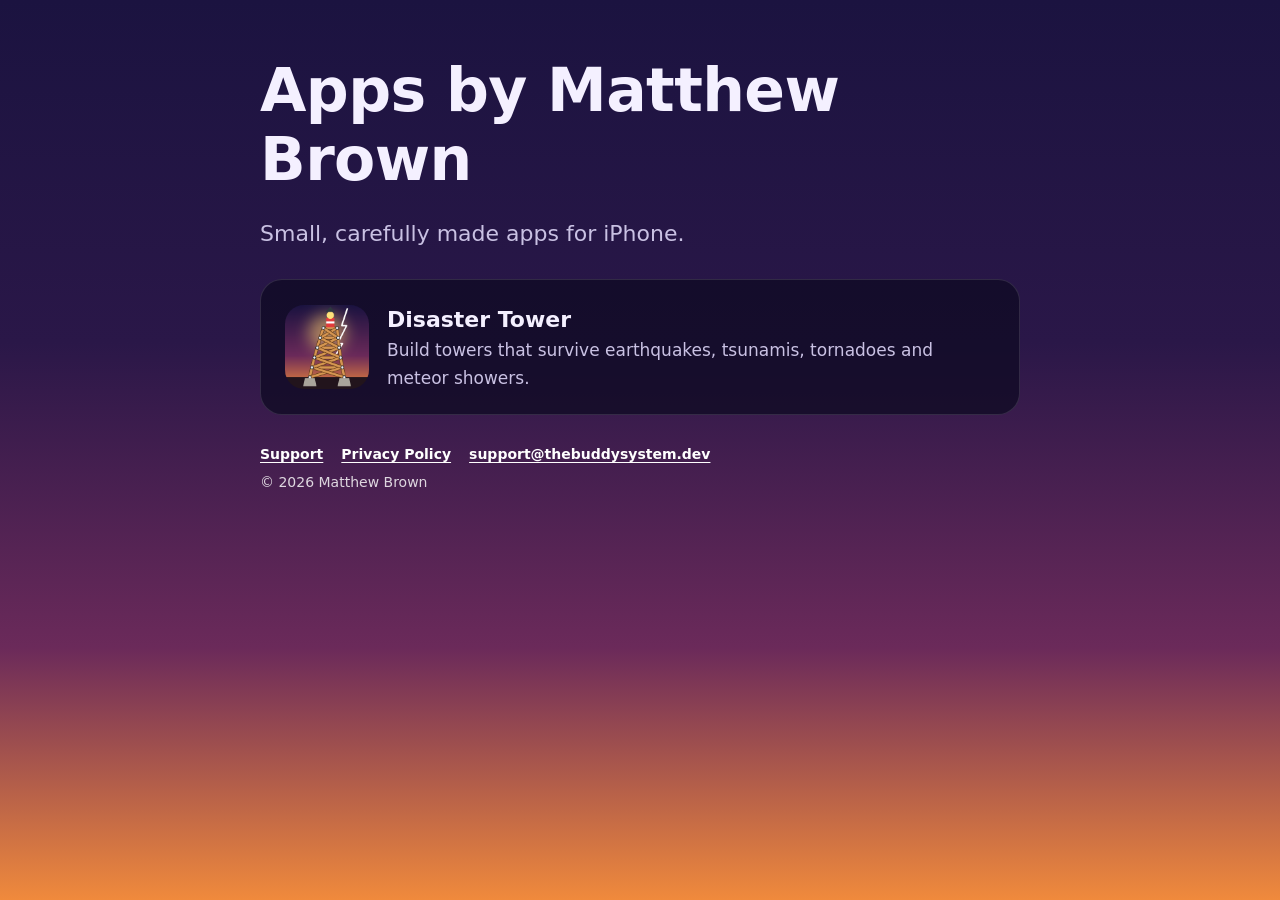
<file: index.html>
<!doctype html>
<html lang="en">
<head>
<meta charset="utf-8">
<meta name="viewport" content="width=device-width, initial-scale=1">
<title>Apps by Matthew Brown</title>
<meta name="description" content="Games and apps for iPhone by Matthew Brown.">
<link rel="icon" href="/assets/disaster-tower/favicon-64.png">
<link rel="stylesheet" href="/assets/site.css">
</head>
<body>
<main class="narrow" style="padding-top: 56px;">
  <h1>Apps by Matthew Brown</h1>
  <p class="lede">Small, carefully made apps for iPhone.</p>
  <div class="card" style="margin-top: 28px;">
    <a class="app-card" href="/disaster-tower/">
      <img src="/assets/disaster-tower/icon-512.png" alt="">
      <div><strong>Disaster Tower</strong><span>Build towers that survive earthquakes, tsunamis, tornadoes and meteor showers.</span></div>
    </a>
  </div>
</main>
<footer class="narrow">
  <div class="links"><a href="/disaster-tower/support/">Support</a><a href="/disaster-tower/privacy/">Privacy Policy</a><a href="mailto:support@thebuddysystem.dev">support@thebuddysystem.dev</a></div>
  <div>&copy; 2026 Matthew Brown</div>
</footer>
</body>
</html>
</file>
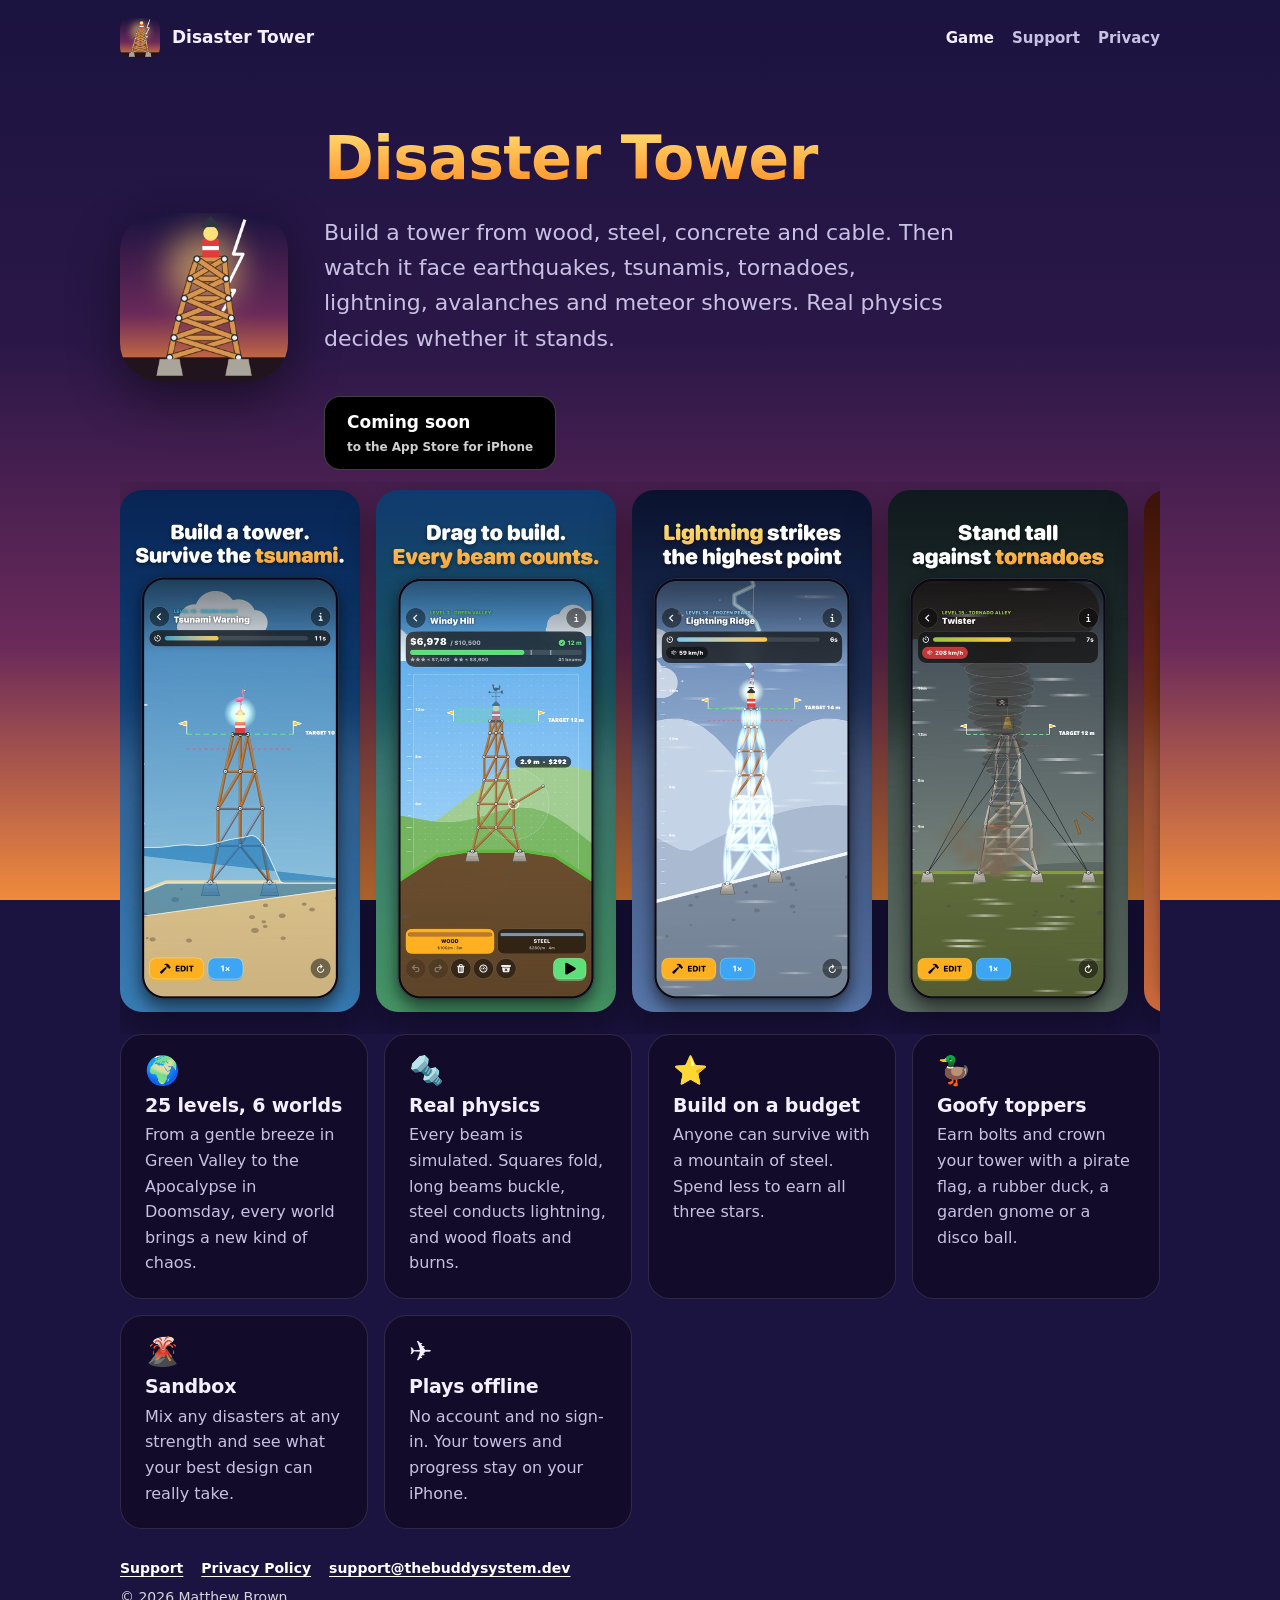
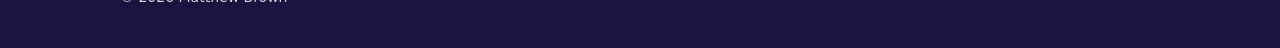
<file: disaster-tower/index.html>
<!doctype html>
<html lang="en">
<head>
<meta charset="utf-8">
<meta name="viewport" content="width=device-width, initial-scale=1">
<title>Disaster Tower: build towers that survive anything</title>
<meta name="description" content="A physics tower-building game for iPhone. Build with wood, steel, concrete and cable, then survive earthquakes, tsunamis, tornadoes, lightning and meteor showers.">
<meta property="og:title" content="Disaster Tower">
<meta property="og:description" content="Build a tower. Survive the disaster. A physics building game for iPhone.">
<meta property="og:image" content="https://q-evo.github.io/assets/disaster-tower/icon-512.png">
<link rel="icon" href="/assets/disaster-tower/favicon-64.png">
<link rel="apple-touch-icon" href="/assets/disaster-tower/apple-touch-icon.png">
<link rel="stylesheet" href="/assets/site.css">
</head>
<body>
<header class="wrap topbar">
  <a class="brand" href="/disaster-tower/"><img src="/assets/disaster-tower/favicon-64.png" alt="">Disaster Tower</a>
  <nav class="nav">
    <a href="/disaster-tower/" aria-current="page">Game</a>
    <a href="/disaster-tower/support/">Support</a>
    <a href="/disaster-tower/privacy/">Privacy</a>
  </nav>
</header>

<main class="wrap">
  <section class="hero">
    <img class="hero-icon" src="/assets/disaster-tower/icon-512.png" alt="Disaster Tower app icon">
    <div>
      <h1 class="title-glow">Disaster Tower</h1>
      <p class="lede">Build a tower from wood, steel, concrete and cable. Then watch it face earthquakes, tsunamis, tornadoes, lightning, avalanches and meteor showers. Real physics decides whether it stands.</p>
      <span class="badge">Coming soon<small>to the App Store for iPhone</small></span>
    </div>
  </section>

  <section class="shots" aria-label="Screenshots">
    <img src="/assets/disaster-tower/shots/01-tsunami.jpg" alt="A wooden tower with a flamingo on top as a tsunami wave reaches it" width="480" height="1043" loading="lazy">
    <img src="/assets/disaster-tower/shots/02-build.jpg" alt="Dragging a new wooden beam into place, showing its length and cost" width="480" height="1043" loading="lazy">
    <img src="/assets/disaster-tower/shots/03-lightning.jpg" alt="Lightning striking a steel tower, which glows as it carries the bolt to the ground" width="480" height="1043" loading="lazy">
    <img src="/assets/disaster-tower/shots/04-tornado.jpg" alt="A 208 km/h tornado and flying debris engulfing a guyed steel tower" width="480" height="1043" loading="lazy">
    <img src="/assets/disaster-tower/shots/05-earthquake.jpg" alt="A tower folding over during a magnitude 7.4 earthquake" width="480" height="1043" loading="lazy">
    <img src="/assets/disaster-tower/shots/06-apocalypse.jpg" alt="Lightning, meteors and rain all hitting a tower at once" width="480" height="1043" loading="lazy">
    <img src="/assets/disaster-tower/shots/08-toppers.jpg" alt="The topper shop with a garden gnome selected" width="480" height="1043" loading="lazy">
    <img src="/assets/disaster-tower/shots/09-levels.jpg" alt="Level select showing the first worlds and their stars" width="480" height="1043" loading="lazy">
  </section>

  <section class="grid" aria-label="Features">
    <div class="card feature"><span class="emoji">🌍</span><h3>25 levels, 6 worlds</h3><p>From a gentle breeze in Green Valley to the Apocalypse in Doomsday, every world brings a new kind of chaos.</p></div>
    <div class="card feature"><span class="emoji">🔩</span><h3>Real physics</h3><p>Every beam is simulated. Squares fold, long beams buckle, steel conducts lightning, and wood floats and burns.</p></div>
    <div class="card feature"><span class="emoji">⭐</span><h3>Build on a budget</h3><p>Anyone can survive with a mountain of steel. Spend less to earn all three stars.</p></div>
    <div class="card feature"><span class="emoji">🦆</span><h3>Goofy toppers</h3><p>Earn bolts and crown your tower with a pirate flag, a rubber duck, a garden gnome or a disco ball.</p></div>
    <div class="card feature"><span class="emoji">🌋</span><h3>Sandbox</h3><p>Mix any disasters at any strength and see what your best design can really take.</p></div>
    <div class="card feature"><span class="emoji">✈️</span><h3>Plays offline</h3><p>No account and no sign-in. Your towers and progress stay on your iPhone.</p></div>
  </section>
</main>

<footer class="wrap">
  <div class="links"><a href="/disaster-tower/support/">Support</a><a href="/disaster-tower/privacy/">Privacy Policy</a><a href="mailto:support@thebuddysystem.dev">support@thebuddysystem.dev</a></div>
  <div>&copy; 2026 Matthew Brown</div>
</footer>
</body>
</html>
</file>
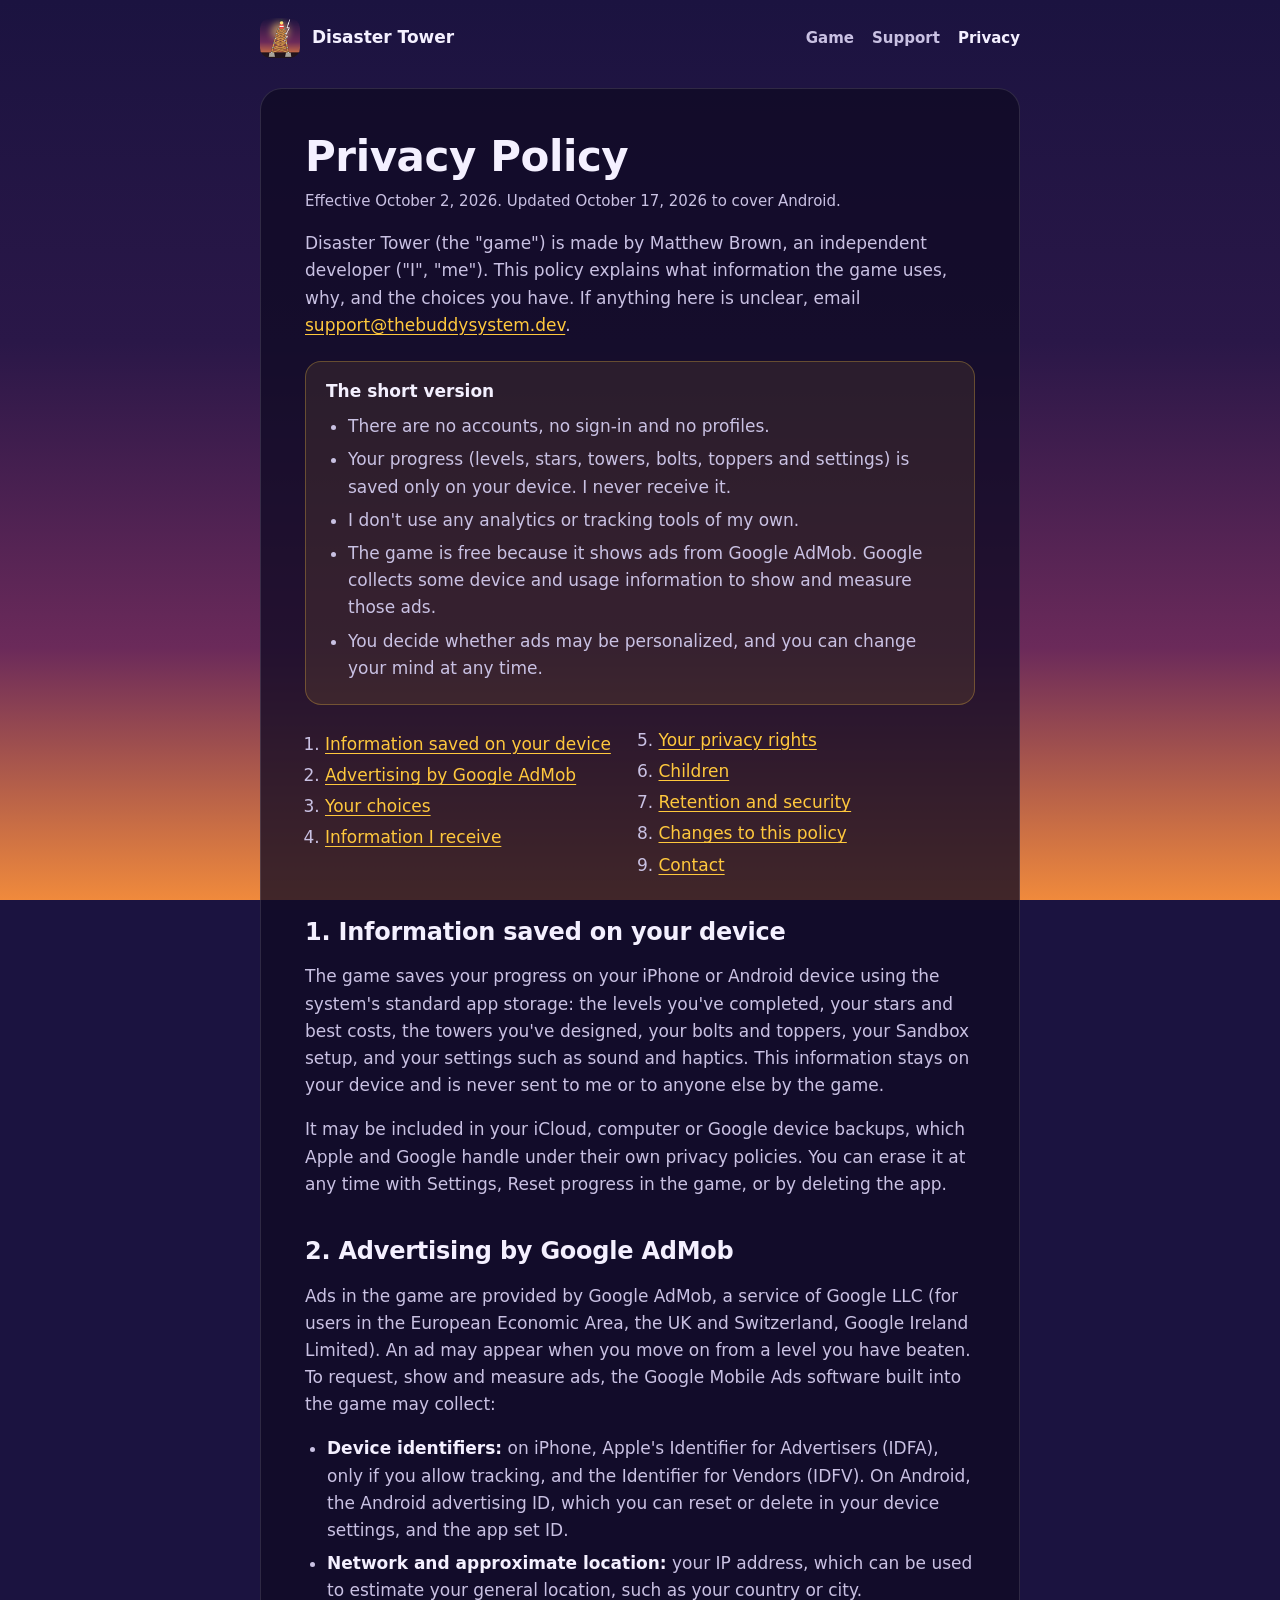
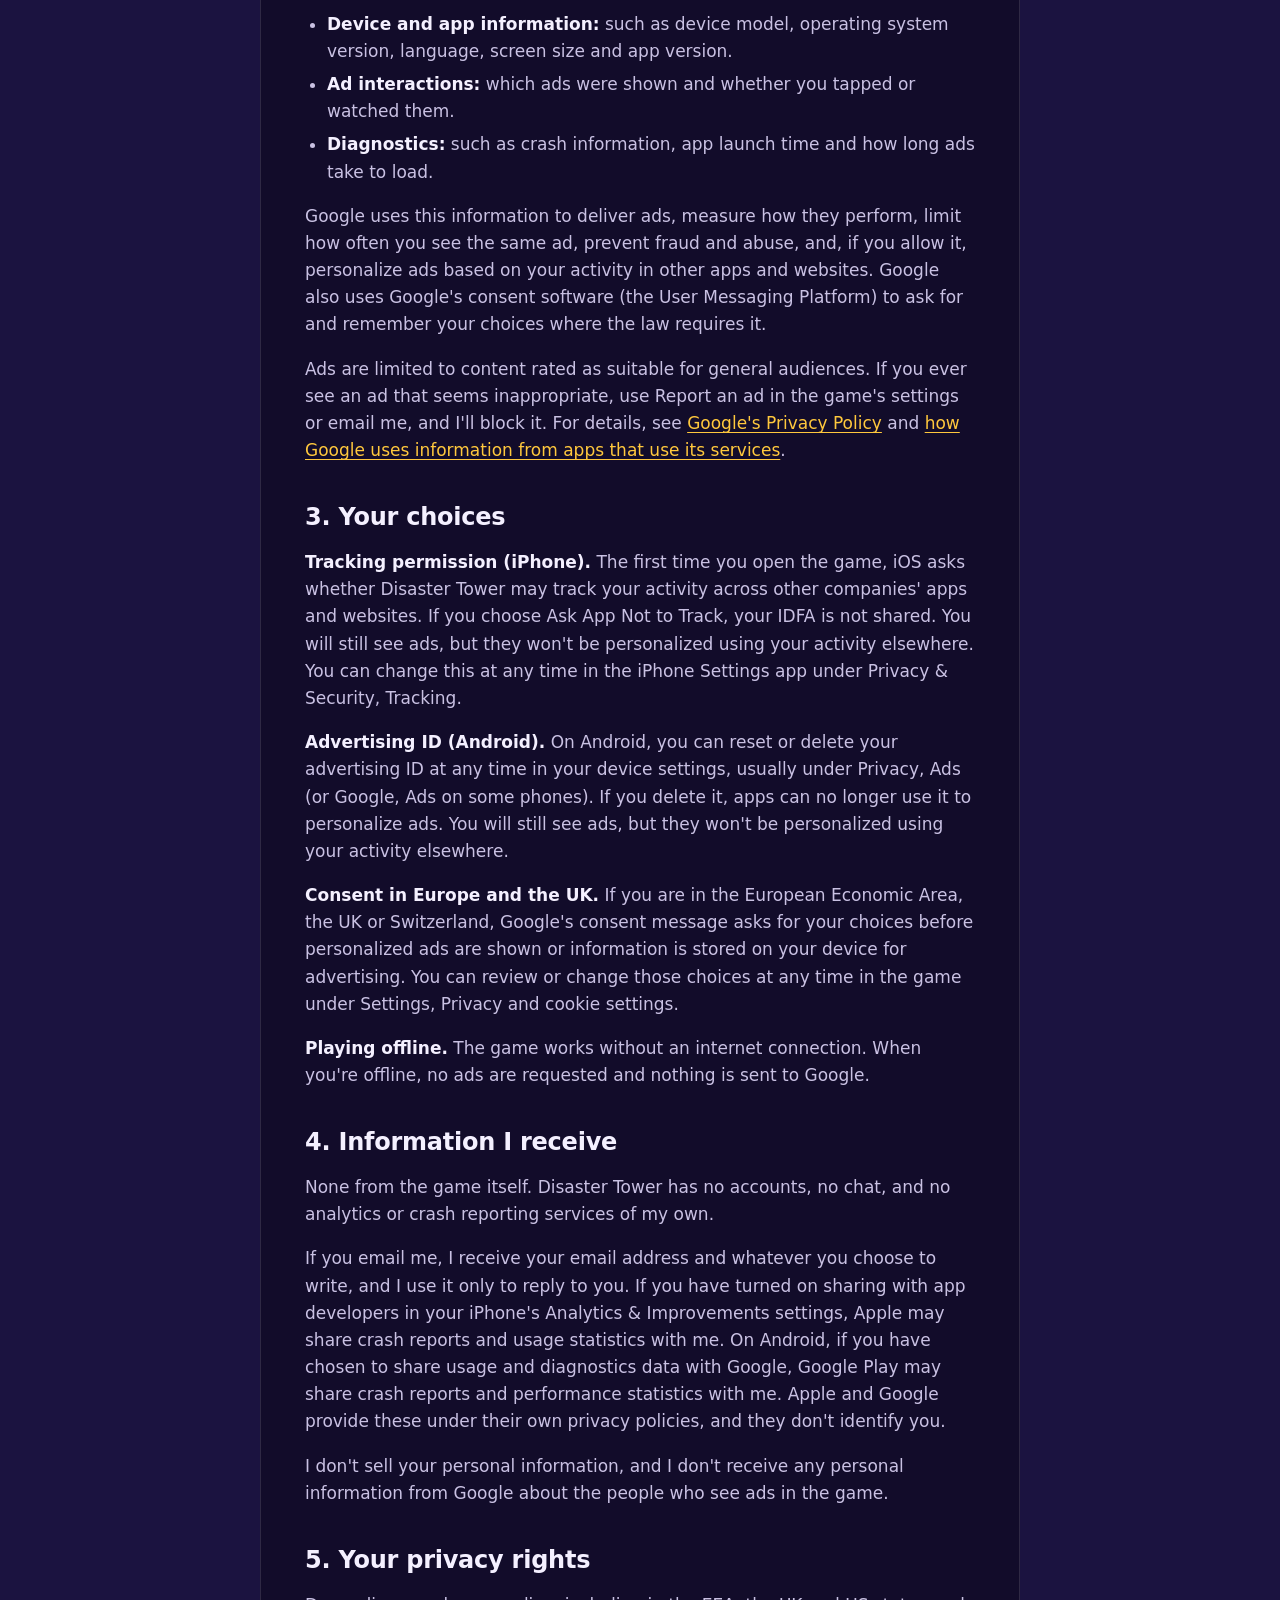
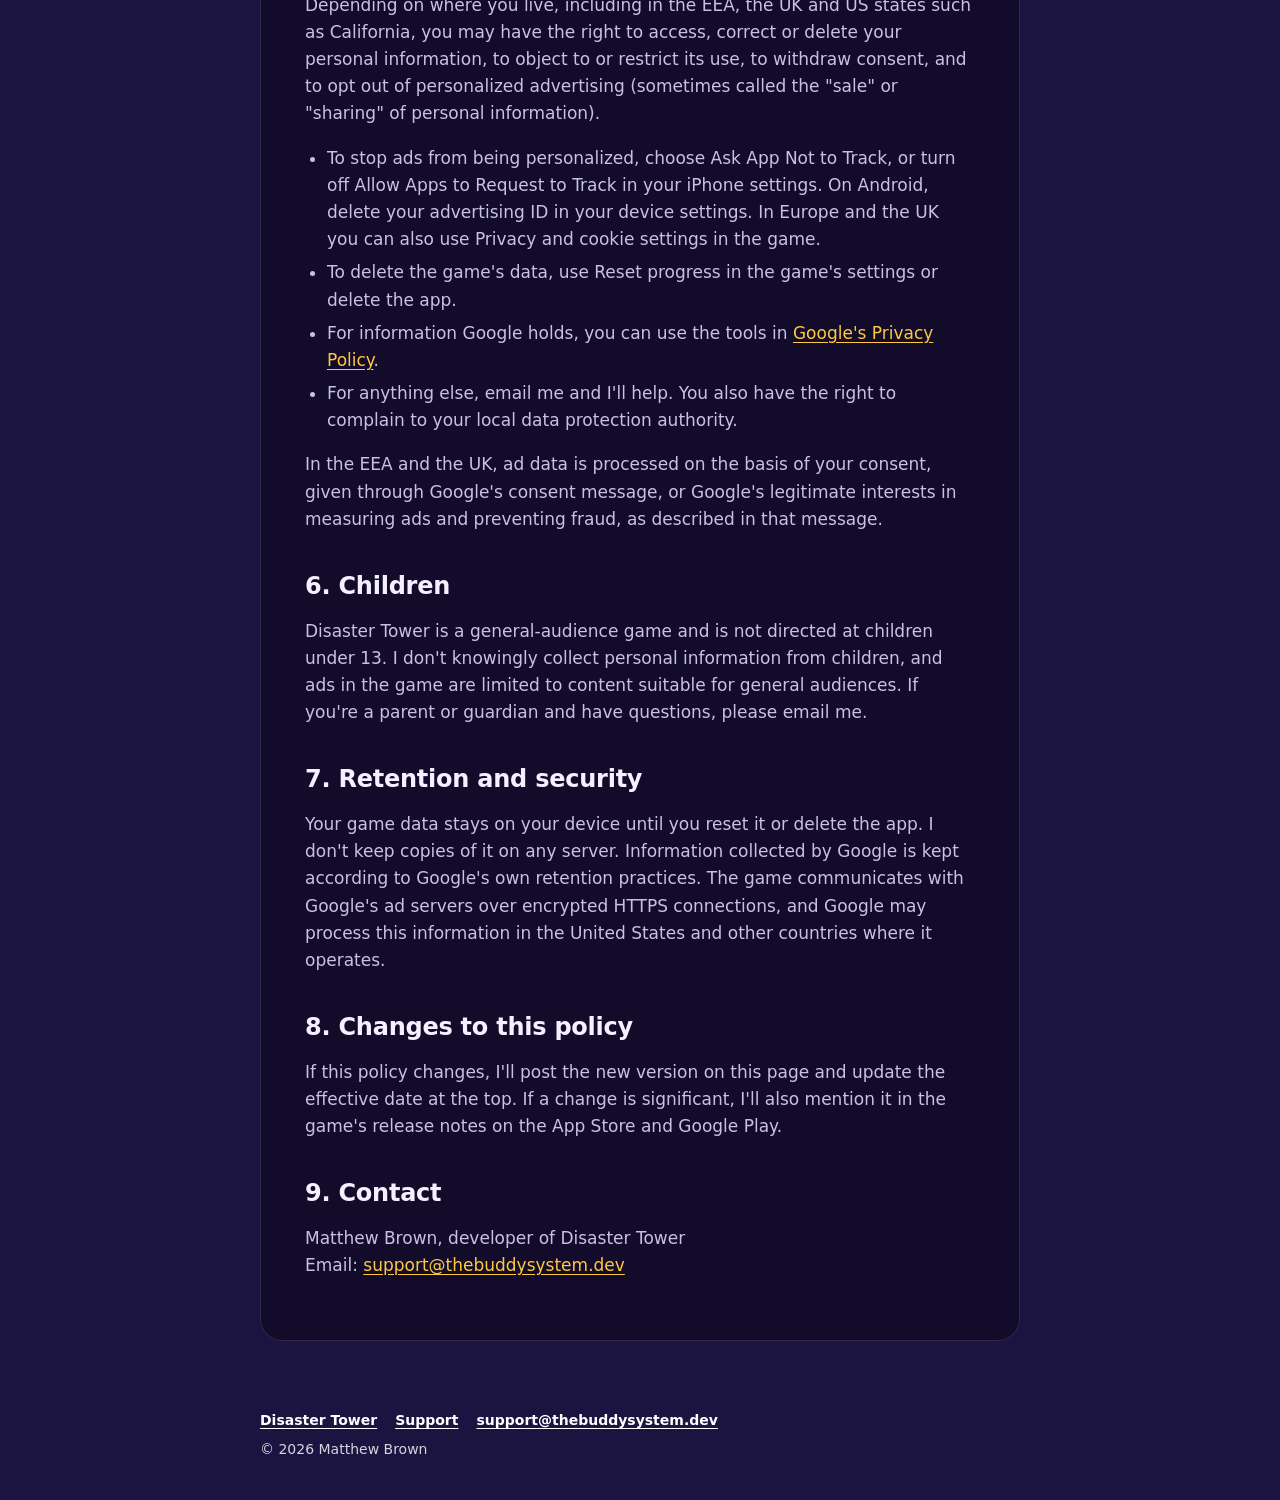
<file: disaster-tower/privacy/index.html>
<!doctype html>
<html lang="en">
<head>
<meta charset="utf-8">
<meta name="viewport" content="width=device-width, initial-scale=1">
<title>Disaster Tower Privacy Policy</title>
<meta name="description" content="How Disaster Tower handles your information: progress stays on your device, and ads are provided by Google AdMob.">
<link rel="icon" href="/assets/disaster-tower/favicon-64.png">
<link rel="apple-touch-icon" href="/assets/disaster-tower/apple-touch-icon.png">
<link rel="stylesheet" href="/assets/site.css">
</head>
<body>
<header class="narrow topbar">
  <a class="brand" href="/disaster-tower/"><img src="/assets/disaster-tower/favicon-64.png" alt="">Disaster Tower</a>
  <nav class="nav">
    <a href="/disaster-tower/">Game</a>
    <a href="/disaster-tower/support/">Support</a>
    <a href="/disaster-tower/privacy/" aria-current="page">Privacy</a>
  </nav>
</header>

<main class="narrow">
  <article class="doc">
    <h1>Privacy Policy</h1>
    <p class="meta">Effective October 2, 2026. Updated October 17, 2026 to cover Android.</p>

    <p>Disaster Tower (the "game") is made by Matthew Brown, an independent developer ("I", "me"). This policy explains what information the game uses, why, and the choices you have. If anything here is unclear, email <a href="mailto:support@thebuddysystem.dev">support@thebuddysystem.dev</a>.</p>

    <div class="summary">
      <strong>The short version</strong>
      <ul>
        <li>There are no accounts, no sign-in and no profiles.</li>
        <li>Your progress (levels, stars, towers, bolts, toppers and settings) is saved only on your device. I never receive it.</li>
        <li>I don't use any analytics or tracking tools of my own.</li>
        <li>The game is free because it shows ads from Google AdMob. Google collects some device and usage information to show and measure those ads.</li>
        <li>You decide whether ads may be personalized, and you can change your mind at any time.</li>
      </ul>
    </div>

    <ol class="toc">
      <li><a href="#device">Information saved on your device</a></li>
      <li><a href="#ads">Advertising by Google AdMob</a></li>
      <li><a href="#choices">Your choices</a></li>
      <li><a href="#me">Information I receive</a></li>
      <li><a href="#rights">Your privacy rights</a></li>
      <li><a href="#children">Children</a></li>
      <li><a href="#retention">Retention and security</a></li>
      <li><a href="#changes">Changes to this policy</a></li>
      <li><a href="#contact">Contact</a></li>
    </ol>

    <h2 id="device">1. Information saved on your device</h2>
    <p>The game saves your progress on your iPhone or Android device using the system's standard app storage: the levels you've completed, your stars and best costs, the towers you've designed, your bolts and toppers, your Sandbox setup, and your settings such as sound and haptics. This information stays on your device and is never sent to me or to anyone else by the game.</p>
    <p>It may be included in your iCloud, computer or Google device backups, which Apple and Google handle under their own privacy policies. You can erase it at any time with Settings, Reset progress in the game, or by deleting the app.</p>

    <h2 id="ads">2. Advertising by Google AdMob</h2>
    <p>Ads in the game are provided by Google AdMob, a service of Google LLC (for users in the European Economic Area, the UK and Switzerland, Google Ireland Limited). An ad may appear when you move on from a level you have beaten. To request, show and measure ads, the Google Mobile Ads software built into the game may collect:</p>
    <ul>
      <li><strong>Device identifiers:</strong> on iPhone, Apple's Identifier for Advertisers (IDFA), only if you allow tracking, and the Identifier for Vendors (IDFV). On Android, the Android advertising ID, which you can reset or delete in your device settings, and the app set ID.</li>
      <li><strong>Network and approximate location:</strong> your IP address, which can be used to estimate your general location, such as your country or city.</li>
      <li><strong>Device and app information:</strong> such as device model, operating system version, language, screen size and app version.</li>
      <li><strong>Ad interactions:</strong> which ads were shown and whether you tapped or watched them.</li>
      <li><strong>Diagnostics:</strong> such as crash information, app launch time and how long ads take to load.</li>
    </ul>
    <p>Google uses this information to deliver ads, measure how they perform, limit how often you see the same ad, prevent fraud and abuse, and, if you allow it, personalize ads based on your activity in other apps and websites. Google also uses Google's consent software (the User Messaging Platform) to ask for and remember your choices where the law requires it.</p>
    <p>Ads are limited to content rated as suitable for general audiences. If you ever see an ad that seems inappropriate, use Report an ad in the game's settings or email me, and I'll block it. For details, see <a href="https://policies.google.com/privacy" rel="noopener">Google's Privacy Policy</a> and <a href="https://policies.google.com/technologies/partner-sites" rel="noopener">how Google uses information from apps that use its services</a>.</p>

    <h2 id="choices">3. Your choices</h2>
    <p><strong>Tracking permission (iPhone).</strong> The first time you open the game, iOS asks whether Disaster Tower may track your activity across other companies' apps and websites. If you choose Ask App Not to Track, your IDFA is not shared. You will still see ads, but they won't be personalized using your activity elsewhere. You can change this at any time in the iPhone Settings app under Privacy &amp; Security, Tracking.</p>
    <p><strong>Advertising ID (Android).</strong> On Android, you can reset or delete your advertising ID at any time in your device settings, usually under Privacy, Ads (or Google, Ads on some phones). If you delete it, apps can no longer use it to personalize ads. You will still see ads, but they won't be personalized using your activity elsewhere.</p>
    <p><strong>Consent in Europe and the UK.</strong> If you are in the European Economic Area, the UK or Switzerland, Google's consent message asks for your choices before personalized ads are shown or information is stored on your device for advertising. You can review or change those choices at any time in the game under Settings, Privacy and cookie settings.</p>
    <p><strong>Playing offline.</strong> The game works without an internet connection. When you're offline, no ads are requested and nothing is sent to Google.</p>

    <h2 id="me">4. Information I receive</h2>
    <p>None from the game itself. Disaster Tower has no accounts, no chat, and no analytics or crash reporting services of my own.</p>
    <p>If you email me, I receive your email address and whatever you choose to write, and I use it only to reply to you. If you have turned on sharing with app developers in your iPhone's Analytics &amp; Improvements settings, Apple may share crash reports and usage statistics with me. On Android, if you have chosen to share usage and diagnostics data with Google, Google Play may share crash reports and performance statistics with me. Apple and Google provide these under their own privacy policies, and they don't identify you.</p>
    <p>I don't sell your personal information, and I don't receive any personal information from Google about the people who see ads in the game.</p>

    <h2 id="rights">5. Your privacy rights</h2>
    <p>Depending on where you live, including in the EEA, the UK and US states such as California, you may have the right to access, correct or delete your personal information, to object to or restrict its use, to withdraw consent, and to opt out of personalized advertising (sometimes called the "sale" or "sharing" of personal information).</p>
    <ul>
      <li>To stop ads from being personalized, choose Ask App Not to Track, or turn off Allow Apps to Request to Track in your iPhone settings. On Android, delete your advertising ID in your device settings. In Europe and the UK you can also use Privacy and cookie settings in the game.</li>
      <li>To delete the game's data, use Reset progress in the game's settings or delete the app.</li>
      <li>For information Google holds, you can use the tools in <a href="https://policies.google.com/privacy" rel="noopener">Google's Privacy Policy</a>.</li>
      <li>For anything else, email me and I'll help. You also have the right to complain to your local data protection authority.</li>
    </ul>
    <p>In the EEA and the UK, ad data is processed on the basis of your consent, given through Google's consent message, or Google's legitimate interests in measuring ads and preventing fraud, as described in that message.</p>

    <h2 id="children">6. Children</h2>
    <p>Disaster Tower is a general-audience game and is not directed at children under 13. I don't knowingly collect personal information from children, and ads in the game are limited to content suitable for general audiences. If you're a parent or guardian and have questions, please email me.</p>

    <h2 id="retention">7. Retention and security</h2>
    <p>Your game data stays on your device until you reset it or delete the app. I don't keep copies of it on any server. Information collected by Google is kept according to Google's own retention practices. The game communicates with Google's ad servers over encrypted HTTPS connections, and Google may process this information in the United States and other countries where it operates.</p>

    <h2 id="changes">8. Changes to this policy</h2>
    <p>If this policy changes, I'll post the new version on this page and update the effective date at the top. If a change is significant, I'll also mention it in the game's release notes on the App Store and Google Play.</p>

    <h2 id="contact">9. Contact</h2>
    <p>Matthew Brown, developer of Disaster Tower<br>
    Email: <a href="mailto:support@thebuddysystem.dev">support@thebuddysystem.dev</a></p>
  </article>
</main>

<footer class="narrow">
  <div class="links"><a href="/disaster-tower/">Disaster Tower</a><a href="/disaster-tower/support/">Support</a><a href="mailto:support@thebuddysystem.dev">support@thebuddysystem.dev</a></div>
  <div>&copy; 2026 Matthew Brown</div>
</footer>
</body>
</html>
</file>
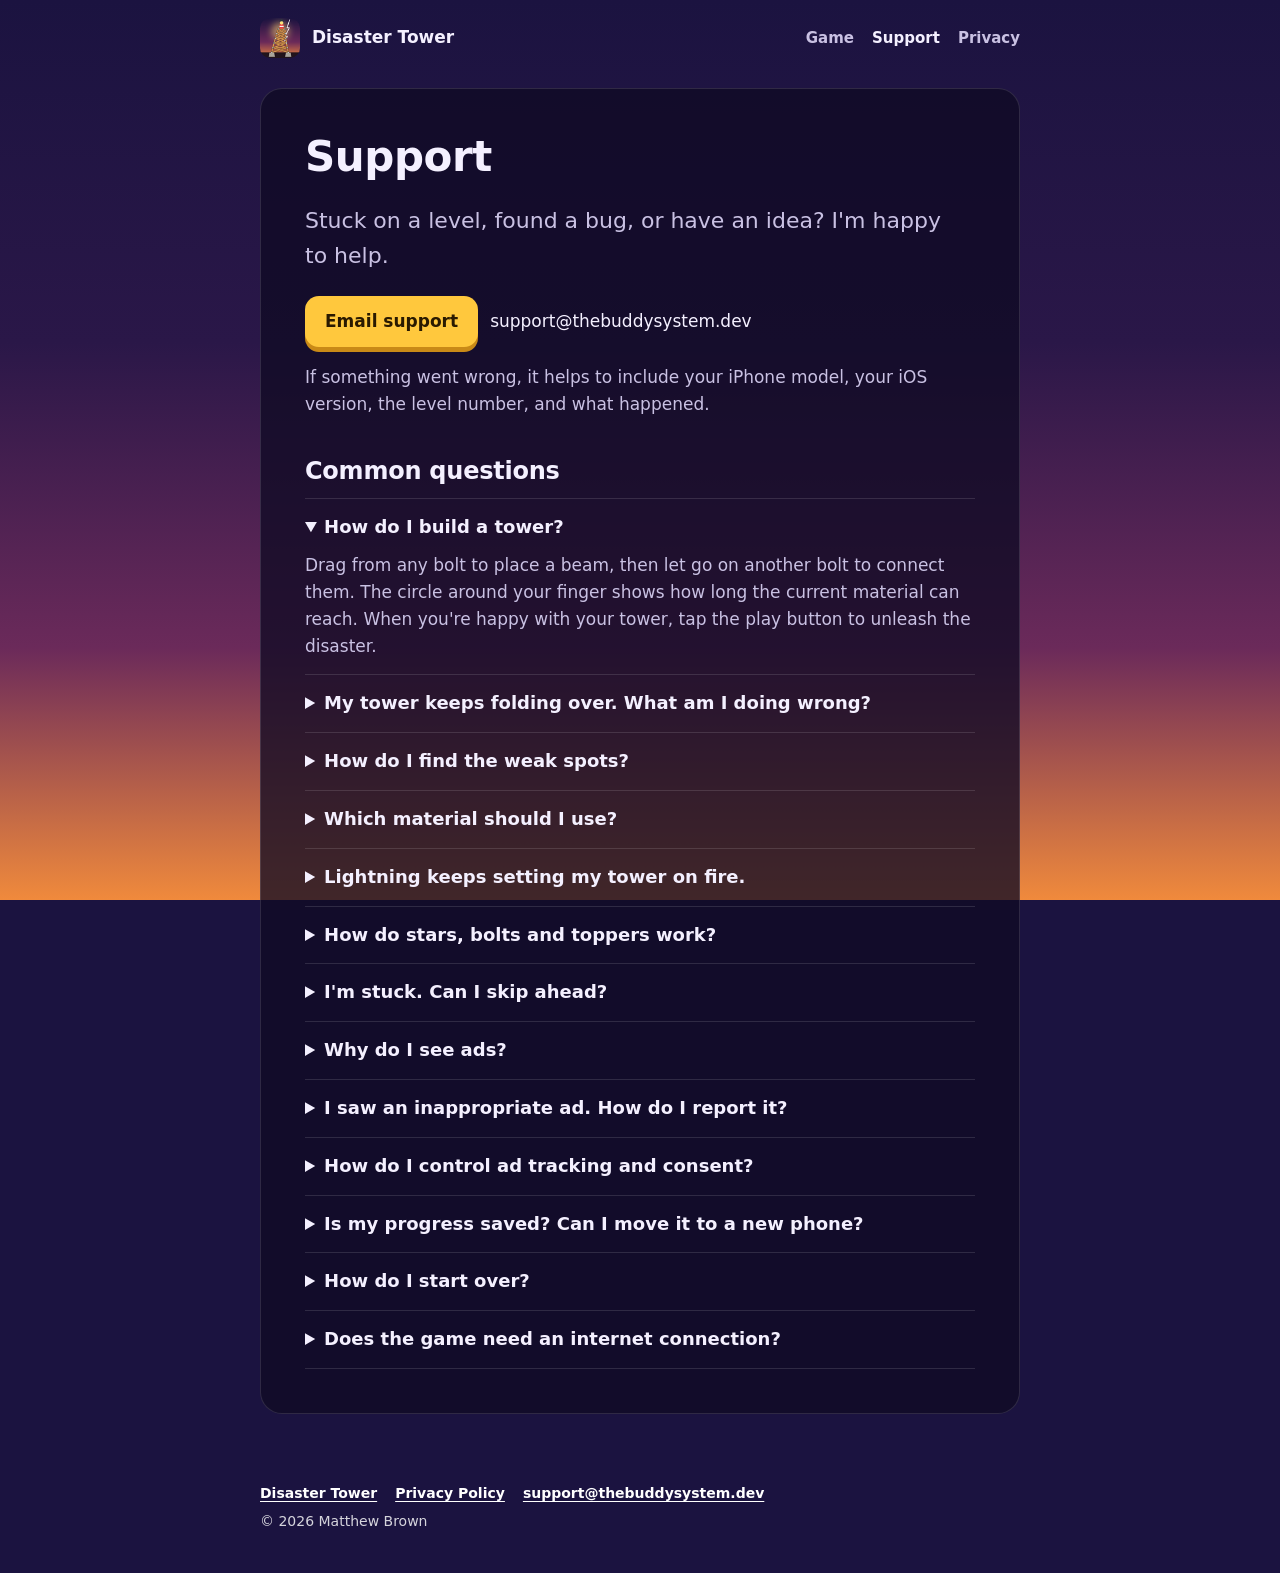
<file: disaster-tower/support/index.html>
<!doctype html>
<html lang="en">
<head>
<meta charset="utf-8">
<meta name="viewport" content="width=device-width, initial-scale=1">
<title>Disaster Tower Support</title>
<meta name="description" content="Help, answers and contact details for Disaster Tower, the physics tower-building game for iPhone.">
<link rel="icon" href="/assets/disaster-tower/favicon-64.png">
<link rel="apple-touch-icon" href="/assets/disaster-tower/apple-touch-icon.png">
<link rel="stylesheet" href="/assets/site.css">
</head>
<body>
<header class="narrow topbar">
  <a class="brand" href="/disaster-tower/"><img src="/assets/disaster-tower/favicon-64.png" alt="">Disaster Tower</a>
  <nav class="nav">
    <a href="/disaster-tower/">Game</a>
    <a href="/disaster-tower/support/" aria-current="page">Support</a>
    <a href="/disaster-tower/privacy/">Privacy</a>
  </nav>
</header>

<main class="narrow">
  <article class="doc">
    <h1>Support</h1>
    <p class="lede">Stuck on a level, found a bug, or have an idea? I'm happy to help.</p>

    <div class="contact">
      <a class="button" href="mailto:support@thebuddysystem.dev?subject=Disaster%20Tower">Email support</a>
      <span>support@thebuddysystem.dev</span>
    </div>
    <p>If something went wrong, it helps to include your iPhone model, your iOS version, the level number, and what happened.</p>

    <h2>Common questions</h2>

    <details open>
      <summary>How do I build a tower?</summary>
      <p>Drag from any bolt to place a beam, then let go on another bolt to connect them. The circle around your finger shows how long the current material can reach. When you're happy with your tower, tap the play button to unleash the disaster.</p>
    </details>
    <details>
      <summary>My tower keeps folding over. What am I doing wrong?</summary>
      <p>Squares fold like cardboard. Add diagonal beams so every square becomes two triangles, because triangles can't change shape. Level 1 walks you through it.</p>
    </details>
    <details>
      <summary>How do I find the weak spots?</summary>
      <p>During a test, beams glow yellow and then red as they get close to breaking. While building, tap the gauge icon to preview the stress from gravity and the payload. Every level plays out exactly the same way each time, so you can rebuild the weak part and try again.</p>
    </details>
    <details>
      <summary>Which material should I use?</summary>
      <p>Wood is cheap and light but burns. Steel is strong and conducts lightning. Concrete is heavy and great at holding weight but weak when pulled. Cables only pull, which makes them perfect guy wires and lightning rods. Long beams buckle more easily than short ones.</p>
    </details>
    <details>
      <summary>Lightning keeps setting my tower on fire.</summary>
      <p>Lightning strikes the highest point. Give it a continuous path of steel or cable down to a foundation and it will be grounded safely instead of igniting the wood.</p>
    </details>
    <details>
      <summary>How do stars, bolts and toppers work?</summary>
      <p>You earn more stars by beating a level for less money. Winning also pays out bolts: 60 for the first clear, 40 for each new star, and 10 when you beat your best cost by at least 5%. Spend bolts in Toppers on the main menu to decorate your tower with flags, a rubber duck, a garden gnome and more. Toppers are just for fun and don't change the physics.</p>
    </details>
    <details>
      <summary>I'm stuck. Can I skip ahead?</summary>
      <p>Yes. Open Settings (the gear on the main menu) and turn on Unlock all levels. You can also try any combination of disasters in Sandbox.</p>
    </details>
    <details>
      <summary>Why do I see ads?</summary>
      <p>Disaster Tower is free, and ads keep it that way. An ad may play when you move on from a level you've beaten. Ads never interrupt a build or a test, never appear after the first level, and show at most once every 45 seconds.</p>
    </details>
    <details>
      <summary>I saw an inappropriate ad. How do I report it?</summary>
      <p>Sorry about that. Tap Report an ad in the game's Settings, or email <a href="mailto:support@thebuddysystem.dev?subject=Disaster%20Tower%3A%20report%20an%20ad">support@thebuddysystem.dev</a>. Tell me what the ad showed (a screenshot is perfect) and I'll block it.</p>
    </details>
    <details>
      <summary>How do I control ad tracking and consent?</summary>
      <p>Whether ads may use your device's advertising identifier is up to you: on your iPhone, go to Settings, then Privacy &amp; Security, then Tracking. If you're in the EEA, the UK or Switzerland, you can review your ad consent choices any time in the game under Settings, Privacy and cookie settings. The <a href="/disaster-tower/privacy/">privacy policy</a> has the details.</p>
    </details>
    <details>
      <summary>Is my progress saved? Can I move it to a new phone?</summary>
      <p>Progress is saved on your iPhone and is included in your normal iCloud or computer backups, so restoring a backup to a new phone brings it along. It doesn't sync live between devices.</p>
    </details>
    <details>
      <summary>How do I start over?</summary>
      <p>Open Settings and tap Reset progress. This erases your stars and saved towers. Bolts and toppers are reset too.</p>
    </details>
    <details>
      <summary>Does the game need an internet connection?</summary>
      <p>No. You can build and test towers offline. Ads need a connection, so offline play simply has no ads.</p>
    </details>
  </article>
</main>

<footer class="narrow">
  <div class="links"><a href="/disaster-tower/">Disaster Tower</a><a href="/disaster-tower/privacy/">Privacy Policy</a><a href="mailto:support@thebuddysystem.dev">support@thebuddysystem.dev</a></div>
  <div>&copy; 2026 Matthew Brown</div>
</footer>
</body>
</html>
</file>
<file: assets/site.css>
/* Shared styles for q-evo.github.io. System fonts only: the site makes no third-party requests. */
:root {
  --sky-top: #1b1340;
  --sky-mid: #6b2a5a;
  --sky-low: #f08a3c;
  --ink: #f4f0ff;
  --ink-soft: #c9c1e3;
  --ink-faint: #9a90bb;
  --card: rgba(16, 11, 36, 0.78);
  --card-line: rgba(255, 255, 255, 0.12);
  --gold: #ffc83d;
  --orange: #ff8a1f;
  --green: #5de07a;
  --radius: 22px;
  color-scheme: dark;
}

* { box-sizing: border-box; }

html { -webkit-text-size-adjust: 100%; }

body {
  margin: 0;
  min-height: 100vh;
  color: var(--ink);
  background: var(--sky-top) linear-gradient(180deg, var(--sky-top) 0%, #2a1748 38%, var(--sky-mid) 72%, var(--sky-low) 100%) fixed;
  font: 17px/1.6 ui-rounded, "SF Pro Rounded", system-ui, -apple-system, "Segoe UI", Roboto, sans-serif;
}

a { color: var(--gold); text-underline-offset: 3px; }
a:hover { color: #ffe27a; }

.wrap { width: min(1040px, 100% - 32px); margin: 0 auto; }
.narrow { width: min(760px, 100% - 32px); margin: 0 auto; }

/* Top bar */
.topbar { display: flex; align-items: center; justify-content: space-between; gap: 16px; padding: 18px 0; }
.brand { display: flex; align-items: center; gap: 12px; color: var(--ink); text-decoration: none; font-weight: 800; }
.brand img { width: 40px; height: 40px; border-radius: 10px; }
.nav { display: flex; gap: 18px; flex-wrap: wrap; font-weight: 700; font-size: 15px; }
.nav a { color: var(--ink-soft); text-decoration: none; }
.nav a:hover, .nav a[aria-current="page"] { color: var(--ink); }

/* Headings */
h1, h2, h3 { line-height: 1.15; margin: 0 0 12px; font-weight: 900; letter-spacing: -0.01em; }
h1 { font-size: clamp(34px, 7vw, 60px); }
h2 { font-size: clamp(24px, 4vw, 32px); margin-top: 36px; }
h3 { font-size: 20px; margin-top: 26px; }
.title-glow {
  background: linear-gradient(180deg, #ffe27a 0%, var(--orange) 100%);
  -webkit-background-clip: text; background-clip: text; color: transparent;
  text-shadow: none;
}
.lede { font-size: clamp(18px, 2.6vw, 22px); color: var(--ink-soft); max-width: 640px; }

/* Hero */
.hero { display: grid; grid-template-columns: 1fr; gap: 28px; align-items: center; padding: 28px 0 12px; }
.hero-icon { width: 120px; height: 120px; border-radius: 27px; box-shadow: 0 18px 50px rgba(0, 0, 0, 0.45); }
.badge {
  display: inline-flex; flex-direction: column; align-items: flex-start; gap: 2px; margin-top: 18px; padding: 12px 22px;
  border-radius: 16px; background: #000; color: #fff; text-decoration: none; font-weight: 800;
  border: 1px solid rgba(255, 255, 255, 0.25);
}
.badge small { display: block; font-weight: 600; font-size: 12px; color: #cfcfcf; }
.badge:hover { color: #fff; border-color: rgba(255, 255, 255, 0.5); }

/* Screenshot strip */
.shots { display: flex; gap: 16px; overflow-x: auto; padding: 8px 0 22px; scroll-snap-type: x mandatory; }
.shots img {
  flex: 0 0 auto; width: min(240px, 62vw); height: auto; border-radius: 22px; scroll-snap-align: start;
  box-shadow: 0 14px 40px rgba(0, 0, 0, 0.45);
}

/* Cards and grids */
.card { background: var(--card); border: 1px solid var(--card-line); border-radius: var(--radius); padding: 22px 24px; }
.grid { display: grid; gap: 16px; grid-template-columns: repeat(auto-fit, minmax(230px, 1fr)); }
.feature h3 { margin: 0 0 6px; font-size: 19px; }
.feature p { margin: 0; color: var(--ink-soft); font-size: 16px; }
.feature .emoji { font-size: 28px; line-height: 1; display: block; margin-bottom: 10px; }

.app-card { display: flex; gap: 18px; align-items: center; text-decoration: none; color: var(--ink); }
.app-card img { width: 84px; height: 84px; border-radius: 19px; flex: 0 0 auto; }
.app-card strong { font-size: 22px; display: block; }
.app-card span { color: var(--ink-soft); }
.app-card:hover strong { color: var(--gold); }

/* Long-form text (policy, support) */
.doc { background: var(--card); border: 1px solid var(--card-line); border-radius: var(--radius); padding: clamp(22px, 4vw, 44px); margin: 12px 0 40px; }
.doc h1 { font-size: clamp(30px, 5vw, 42px); }
.doc h2 { font-size: 24px; margin-top: 34px; padding-top: 6px; }
.doc p, .doc li { color: var(--ink-soft); }
.doc strong { color: var(--ink); }
.doc ul { padding-left: 22px; }
.doc li { margin: 6px 0; }
.meta { color: var(--ink-faint); font-size: 15px; margin-top: -4px; }
.summary { background: rgba(255, 200, 61, 0.09); border: 1px solid rgba(255, 200, 61, 0.28); border-radius: 16px; padding: 16px 20px; margin: 22px 0; }
.summary ul { margin: 8px 0 0; }
.toc { columns: 2 220px; padding-left: 20px; margin: 10px 0 0; }
.toc li { margin: 4px 0; }

details { border-top: 1px solid var(--card-line); padding: 14px 0; }
details:last-of-type { border-bottom: 1px solid var(--card-line); }
summary { cursor: pointer; font-weight: 800; color: var(--ink); font-size: 18px; }
details p { margin: 10px 0 0; }

.contact { display: flex; flex-wrap: wrap; gap: 12px; align-items: center; margin: 18px 0 8px; }
.button {
  display: inline-block; padding: 12px 20px; border-radius: 14px; background: var(--gold); color: #2a1a00;
  font-weight: 900; text-decoration: none; box-shadow: 0 5px 0 #c98a17;
}
.button:hover { color: #2a1a00; transform: translateY(1px); box-shadow: 0 4px 0 #c98a17; }

footer { padding: 28px 0 40px; color: rgba(255, 255, 255, 0.82); font-size: 14px; }
footer a { color: #fff; }
footer .links { display: flex; gap: 18px; flex-wrap: wrap; margin-bottom: 6px; font-weight: 700; }

@media (min-width: 760px) {
  .hero { grid-template-columns: auto 1fr; gap: 36px; padding-top: 48px; }
  .hero-icon { width: 168px; height: 168px; border-radius: 38px; }
}

@media (max-width: 480px) {
  .topbar { flex-wrap: wrap; gap: 10px; }
  .brand { white-space: nowrap; }
  .nav { width: 100%; gap: 20px; }
}
</file>
